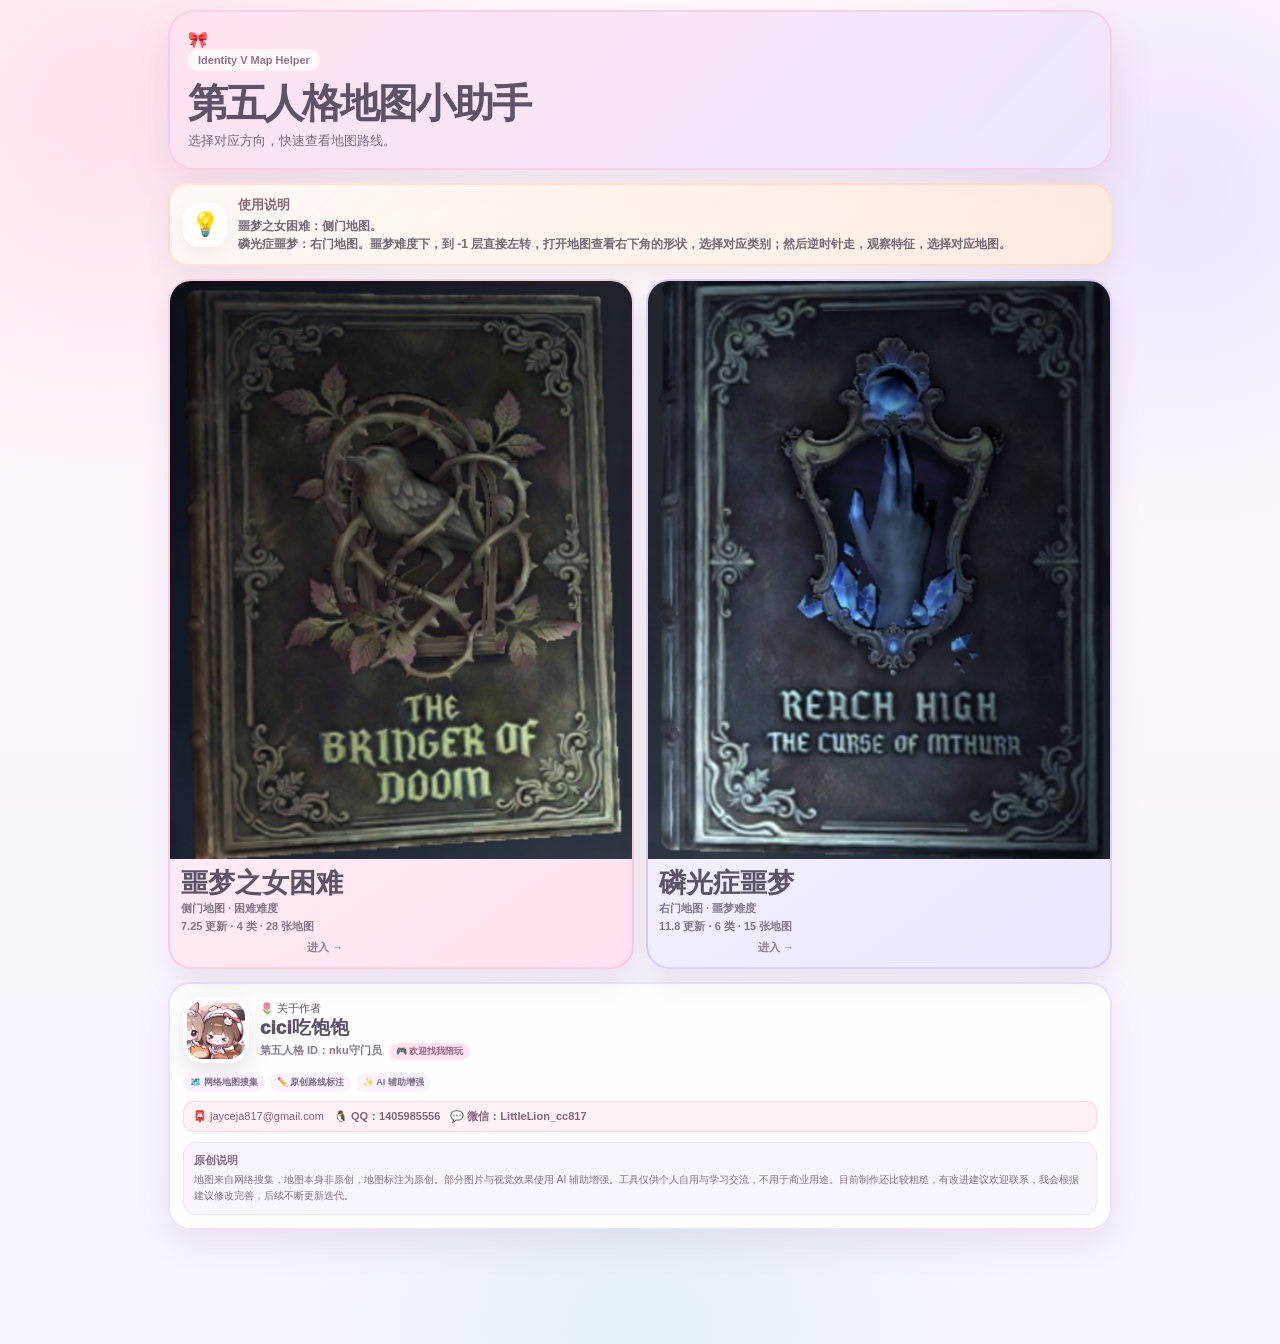
<file: index.html>
<!doctype html>
<html lang="zh-CN">
<head>
  <meta charset="utf-8" />
  <meta name="viewport" content="width=device-width, initial-scale=1, viewport-fit=cover" />
  <meta name="theme-color" content="#fff1f7">
  <meta name="apple-mobile-web-app-capable" content="yes" />
  <meta name="apple-mobile-web-app-status-bar-style" content="black-translucent" />
  <meta name="apple-mobile-web-app-title" content="地图助手" />
  <title>第五人格地图小助手</title>

  <link rel="manifest" href="./manifest.json" />
  <link rel="apple-touch-icon" href="./assets/icons/icon-192.png" />
  <link rel="icon" href="./assets/icons/icon-192.png" />
  <link rel="stylesheet" href="./style.css?v=series-cover-layout-2" />
</head>
<body>
  <div id="app" class="app-shell">
    <header id="topbar" class="topbar hidden">
      <button id="backBtn" class="icon-btn hidden" aria-label="返回">←</button>
      <div>
        <h1 id="pageTitle">游戏地图助手</h1>
        <p id="pageSubtitle">选择方向后查看对应地图</p>
      </div>
      <button id="refreshBtn" class="icon-btn" aria-label="重新加载地图" title="重新加载地图">↻</button>
    </header>

    <main id="main" class="main"></main>
    <footer class="app-footer hidden">
      <span id="syncStatus" role="status" aria-live="polite"></span>
      <button id="footerRefresh" class="text-btn">重新加载</button>
    </footer>
  </div>

  <div id="viewer" class="viewer hidden" role="dialog" aria-modal="true">
    <div class="viewer-toolbar">
      <button id="viewerClose" class="viewer-btn">关闭</button>
      <div id="viewerTitle" class="viewer-title"></div>
      <button id="viewerReset" class="viewer-btn">适应</button>
    </div>
    <div id="viewerStage" class="viewer-stage">
      <img id="viewerImg" alt="详细地图" class="hidden" draggable="false" />
      <div id="viewerMessage" class="viewer-message hidden" role="status"></div>
    </div>
    <div class="viewer-bottom">
      <div class="zoom-controls">
        <button id="zoomOut" class="viewer-btn" aria-label="缩小">−</button>
        <output id="zoomLabel" aria-label="缩放比例">100%</output>
        <button id="zoomIn" class="viewer-btn" aria-label="放大">＋</button>
      </div>
      <span class="viewer-hint">滚轮 / 双指缩放 · 拖动查看 · 双击放大</span>
    </div>
  </div>

  <script src="./catalog.js"></script>
  <script src="./app.js?v=series-layout-v1"></script>
</body>
</html>
</file>
<file: style.css>
:root {
  --bg: #0f172a;
  --panel: rgba(255, 255, 255, 0.08);
  --panel-strong: rgba(255, 255, 255, 0.14);
  --text: #f8fafc;
  --muted: #cbd5e1;
  --line: rgba(255, 255, 255, 0.14);
  --accent: #38bdf8;
  --accent-2: #818cf8;
  --danger: #fb7185;
  --shadow: 0 18px 50px rgba(0, 0, 0, 0.35);
  --radius: 22px;
}

* {
  box-sizing: border-box;
  -webkit-tap-highlight-color: transparent;
}

html,
body {
  margin: 0;
  min-height: 100%;
  font-family: -apple-system, BlinkMacSystemFont, "Segoe UI", "Microsoft YaHei", "PingFang SC", sans-serif;
  background:
    radial-gradient(circle at top left, rgba(56, 189, 248, 0.18), transparent 34rem),
    radial-gradient(circle at bottom right, rgba(129, 140, 248, 0.18), transparent 32rem),
    var(--bg);
  color: var(--text);
}

body {
  min-height: 100vh;
  min-height: 100dvh;
  overflow-x: hidden;
}

button {
  font: inherit;
}

.app-shell {
  width: min(1120px, 100%);
  margin: 0 auto;
  padding: calc(16px + env(safe-area-inset-top)) 16px calc(26px + env(safe-area-inset-bottom));
}

.topbar {
  position: sticky;
  top: 0;
  z-index: 20;
  display: grid;
  grid-template-columns: auto 1fr auto;
  gap: 12px;
  align-items: center;
  padding: 12px 0 16px;
  backdrop-filter: blur(14px);
}

h1 {
  margin: 0;
  font-size: clamp(24px, 5vw, 38px);
  line-height: 1.1;
  letter-spacing: -0.04em;
}

p {
  margin: 6px 0 0;
}

#pageSubtitle {
  color: var(--muted);
  font-size: 14px;
}

.hidden {
  display: none !important;
}

/* Keep loading fallbacks hidden after their image has loaded. */
[hidden] {
  display: none !important;
}

.icon-btn,
.install-btn,
.viewer-btn {
  border: 1px solid var(--line);
  background: var(--panel);
  color: var(--text);
  border-radius: 999px;
  min-width: 46px;
  height: 46px;
  padding: 0 16px;
  box-shadow: none;
}

.icon-btn {
  font-size: 24px;
  padding-bottom: 3px;
}

.install-btn {
  color: #03121f;
  border: none;
  background: linear-gradient(135deg, var(--accent), #a5b4fc);
  font-weight: 700;
}

.main {
  min-height: 60vh;
}

.home-grid {
  display: grid;
  grid-template-columns: repeat(2, minmax(0, 1fr));
  gap: 14px;
  margin-top: 22px;
}

.direction-card {
  position: relative;
  overflow: hidden;
  min-height: 160px;
  border: 1px solid var(--line);
  border-radius: var(--radius);
  background:
    linear-gradient(135deg, rgba(255, 255, 255, 0.15), rgba(255, 255, 255, 0.04)),
    var(--panel);
  color: var(--text);
  text-align: left;
  padding: 22px;
  box-shadow: var(--shadow);
  cursor: pointer;
}

.direction-card::after {
  content: "";
  position: absolute;
  right: -45px;
  bottom: -55px;
  width: 150px;
  height: 150px;
  border-radius: 50%;
  background: rgba(56, 189, 248, 0.13);
}

.direction-title {
  position: relative;
  z-index: 1;
  display: block;
  font-size: clamp(28px, 7vw, 46px);
  font-weight: 900;
  letter-spacing: -0.05em;
}

.direction-count {
  position: relative;
  z-index: 1;
  display: block;
  margin-top: 8px;
  color: var(--muted);
  font-size: 14px;
}

.tip-card {
  margin-top: 16px;
  padding: 14px 16px;
  border: 1px dashed var(--line);
  border-radius: 18px;
  background: rgba(255,255,255,0.05);
  color: var(--muted);
  font-size: 14px;
  line-height: 1.65;
}

.map-grid {
  display: grid;
  grid-template-columns: repeat(auto-fill, minmax(156px, 1fr));
  gap: 14px;
  padding-top: 8px;
}

.map-card {
  overflow: hidden;
  border: 1px solid var(--line);
  border-radius: 18px;
  background: var(--panel);
  color: var(--text);
  box-shadow: 0 12px 34px rgba(0, 0, 0, 0.22);
  cursor: pointer;
}

.thumb-wrap {
  width: 100%;
  aspect-ratio: 4 / 3;
  background: rgba(15, 23, 42, 0.75);
  display: grid;
  place-items: center;
  overflow: hidden;
}

.thumb-wrap img {
  width: 100%;
  height: 100%;
  object-fit: cover;
}

.map-name {
  padding: 10px 12px 12px;
  font-size: 15px;
  font-weight: 700;
  white-space: nowrap;
  overflow: hidden;
  text-overflow: ellipsis;
}

.missing-img {
  width: 100%;
  height: 100%;
  display: grid;
  place-items: center;
  padding: 12px;
  color: var(--muted);
  font-size: 13px;
  text-align: center;
}

.viewer {
  position: fixed;
  inset: 0;
  z-index: 100;
  background: rgba(2, 6, 23, 0.96);
  display: flex;
  flex-direction: column;
  padding-top: env(safe-area-inset-top);
  padding-bottom: env(safe-area-inset-bottom);
}

.viewer-toolbar {
  height: 58px;
  flex: 0 0 auto;
  display: grid;
  grid-template-columns: auto 1fr auto;
  gap: 10px;
  align-items: center;
  padding: 8px 12px;
  border-bottom: 1px solid var(--line);
}

.viewer-title {
  min-width: 0;
  text-align: center;
  font-weight: 800;
  white-space: nowrap;
  overflow: hidden;
  text-overflow: ellipsis;
}

.viewer-stage {
  position: relative;
  flex: 1 1 auto;
  overflow: auto;
  display: grid;
  place-items: center;
  touch-action: pan-x pan-y;
}

.viewer-stage img {
  max-width: 100%;
  max-height: 100%;
  object-fit: contain;
  user-select: none;
  -webkit-user-drag: none;
}

.viewer-stage.zoomed {
  display: block;
  padding: 18px;
}

.viewer-stage.zoomed img {
  max-width: none;
  max-height: none;
  width: auto;
  height: auto;
}

@media (max-width: 640px) {
  .app-shell {
    padding-left: 12px;
    padding-right: 12px;
  }

  .home-grid {
    grid-template-columns: 1fr 1fr;
    gap: 12px;
  }

  .direction-card {
    min-height: 128px;
    padding: 18px;
  }

  .map-grid {
    grid-template-columns: repeat(2, minmax(0, 1fr));
    gap: 12px;
  }

  .map-name {
    font-size: 14px;
  }
}

@media (max-width: 380px) {
  .home-grid {
    grid-template-columns: 1fr;
  }

  .map-grid {
    grid-template-columns: 1fr;
  }
}


/* ===== Homepage beautify by beautify_homepage_v1.py ===== */

.home-info-card {
  margin-top: 18px;
  border: 1px solid rgba(148, 163, 184, 0.24);
  border-radius: 24px;
  background:
    linear-gradient(135deg, rgba(15, 23, 42, 0.92), rgba(30, 41, 59, 0.78)),
    rgba(255, 255, 255, 0.06);
  box-shadow: 0 18px 45px rgba(0, 0, 0, 0.26);
  padding: 20px;
  overflow: hidden;
}

.home-info-title {
  display: inline-flex;
  align-items: center;
  min-height: 34px;
  padding: 5px 14px;
  border-radius: 999px;
  background: linear-gradient(135deg, rgba(56, 189, 248, 0.22), rgba(129, 140, 248, 0.18));
  border: 1px solid rgba(125, 211, 252, 0.32);
  color: #e0f2fe;
  font-weight: 900;
  font-size: 16px;
  letter-spacing: 0.02em;
}

.home-info-text {
  margin-top: 14px;
  color: #e5e7eb;
  font-size: 15px;
  line-height: 1.75;
}

.home-meta-grid {
  display: grid;
  grid-template-columns: repeat(3, minmax(0, 1fr));
  gap: 12px;
  margin-top: 16px;
}

.home-meta-grid > div {
  min-height: 72px;
  border: 1px solid rgba(148, 163, 184, 0.20);
  border-radius: 18px;
  padding: 12px 14px;
  background: rgba(15, 23, 42, 0.58);
}

.home-meta-grid span {
  display: block;
  color: #94a3b8;
  font-size: 12px;
  margin-bottom: 7px;
}

.home-meta-grid strong {
  display: block;
  color: #ffffff;
  font-size: 16px;
  line-height: 1.35;
  word-break: break-all;
}

.home-notice {
  margin-top: 14px;
  border-left: 4px solid #fbbf24;
  border-radius: 14px;
  background: rgba(251, 191, 36, 0.10);
  padding: 12px 14px;
  color: #fde68a;
  font-size: 13px;
  line-height: 1.75;
}

.direction-card {
  transition: transform 0.16s ease, border-color 0.16s ease, background 0.16s ease;
}

.direction-card:active {
  transform: scale(0.98);
}

.direction-card:hover {
  border-color: rgba(125, 211, 252, 0.55);
  background:
    linear-gradient(135deg, rgba(56, 189, 248, 0.20), rgba(129, 140, 248, 0.10)),
    var(--panel);
}

@media (max-width: 720px) {
  .home-meta-grid {
    grid-template-columns: 1fr;
  }

  .home-info-card {
    padding: 16px;
    border-radius: 20px;
  }

  .home-info-text {
    font-size: 14px;
  }

  .home-notice {
    font-size: 12px;
  }
}


/* ===== UI beautify v2 ===== */
:root {
  --cyan: #38bdf8;
  --violet: #a78bfa;
  --emerald: #34d399;
  --amber: #fbbf24;
}

body::before {
  content: "";
  position: fixed;
  inset: 0;
  pointer-events: none;
  background:
    linear-gradient(rgba(255,255,255,0.025) 1px, transparent 1px),
    linear-gradient(90deg, rgba(255,255,255,0.025) 1px, transparent 1px);
  background-size: 28px 28px;
  mask-image: radial-gradient(circle at top, rgba(0,0,0,0.55), transparent 72%);
}

.topbar {
  border-bottom: 1px solid rgba(148, 163, 184, 0.12);
}

#pageTitle {
  text-shadow: 0 8px 28px rgba(56, 189, 248, 0.18);
}

.hero-card {
  position: relative;
  overflow: hidden;
  border: 1px solid rgba(148, 163, 184, 0.24);
  border-radius: 28px;
  padding: 24px;
  margin-top: 8px;
  background:
    radial-gradient(circle at top right, rgba(56,189,248,0.20), transparent 28rem),
    radial-gradient(circle at bottom left, rgba(167,139,250,0.16), transparent 24rem),
    linear-gradient(135deg, rgba(15,23,42,0.96), rgba(30,41,59,0.82));
  box-shadow: 0 24px 70px rgba(0,0,0,0.34);
}

.hero-card::after {
  content: "🗺️";
  position: absolute;
  right: 24px;
  bottom: -18px;
  font-size: 116px;
  opacity: 0.08;
  transform: rotate(-10deg);
}

.hero-kicker {
  display: inline-flex;
  align-items: center;
  padding: 6px 12px;
  border-radius: 999px;
  background: rgba(56,189,248,0.12);
  border: 1px solid rgba(56,189,248,0.30);
  color: #bae6fd;
  font-size: 13px;
  font-weight: 800;
  letter-spacing: 0.04em;
}

.hero-title-row {
  position: relative;
  z-index: 1;
  display: grid;
  grid-template-columns: 1fr auto;
  gap: 18px;
  align-items: center;
  margin-top: 14px;
}

.hero-title-row h2 {
  margin: 0;
  font-size: clamp(28px, 6vw, 46px);
  line-height: 1.05;
  letter-spacing: -0.05em;
}

.hero-title-row p {
  margin-top: 10px;
  max-width: 720px;
  color: #cbd5e1;
  line-height: 1.7;
  font-size: 15px;
}

.hero-badge {
  display: grid;
  place-items: center;
  width: 84px;
  height: 84px;
  border-radius: 26px;
  color: #07111f;
  background: linear-gradient(135deg, #67e8f9, #c4b5fd);
  font-weight: 1000;
  box-shadow: 0 14px 34px rgba(56,189,248,0.24);
  transform: rotate(3deg);
}

.hero-tags {
  position: relative;
  z-index: 1;
  display: flex;
  flex-wrap: wrap;
  gap: 10px;
  margin-top: 18px;
}

.hero-tags span {
  border: 1px solid rgba(148, 163, 184, 0.22);
  border-radius: 999px;
  padding: 8px 12px;
  color: #e5e7eb;
  background: rgba(15,23,42,0.56);
  font-size: 13px;
  font-weight: 700;
}

.home-grid-polished {
  margin-top: 18px;
}

.direction-card-v2 {
  min-height: 190px;
  display: flex;
  flex-direction: column;
  gap: 8px;
  padding: 22px;
}

.direction-card-v2::after {
  opacity: 0.8;
}

.direction-emoji {
  width: 52px;
  height: 52px;
  display: grid;
  place-items: center;
  border-radius: 18px;
  background: rgba(255,255,255,0.12);
  border: 1px solid rgba(255,255,255,0.14);
  font-size: 28px;
  margin-bottom: 8px;
}

.direction-desc {
  position: relative;
  z-index: 1;
  color: #cbd5e1;
  font-weight: 700;
  font-size: 14px;
}

.direction-go {
  position: relative;
  z-index: 1;
  margin-top: auto;
  width: fit-content;
  border-radius: 999px;
  padding: 7px 11px;
  color: #07111f;
  background: rgba(226,232,240,0.92);
  font-size: 13px;
  font-weight: 900;
}

.dir-cyan { box-shadow: 0 18px 44px rgba(56,189,248,0.12); }
.dir-violet { box-shadow: 0 18px 44px rgba(167,139,250,0.12); }
.dir-emerald { box-shadow: 0 18px 44px rgba(52,211,153,0.12); }
.dir-amber { box-shadow: 0 18px 44px rgba(251,191,36,0.12); }

.dir-cyan .direction-emoji { background: rgba(56,189,248,0.18); }
.dir-violet .direction-emoji { background: rgba(167,139,250,0.18); }
.dir-emerald .direction-emoji { background: rgba(52,211,153,0.18); }
.dir-amber .direction-emoji { background: rgba(251,191,36,0.18); }

.home-info-card-v2 {
  margin-bottom: 24px;
}

.section-title {
  display: inline-flex;
  align-items: center;
  min-height: 34px;
  padding: 6px 14px;
  border-radius: 999px;
  background: rgba(251,191,36,0.12);
  border: 1px solid rgba(251,191,36,0.26);
  color: #fde68a;
  font-weight: 1000;
}

.home-meta-grid-v2 > div {
  transition: transform 0.16s ease, border-color 0.16s ease;
}

.home-meta-grid-v2 > div:hover {
  transform: translateY(-2px);
  border-color: rgba(125,211,252,0.38);
}

.home-notice-v2 strong {
  color: #ffffff;
}

.category-summary {
  display: grid;
  grid-template-columns: 1fr auto;
  gap: 14px;
  align-items: center;
  margin: 4px 0 16px;
  padding: 18px;
  border: 1px solid rgba(148,163,184,0.24);
  border-radius: 24px;
  background: linear-gradient(135deg, rgba(15,23,42,0.88), rgba(30,41,59,0.72));
  box-shadow: 0 18px 48px rgba(0,0,0,0.24);
}

.category-main {
  display: flex;
  align-items: center;
  gap: 14px;
  min-width: 0;
}

.category-icon {
  flex: 0 0 auto;
  width: 58px;
  height: 58px;
  display: grid;
  place-items: center;
  border-radius: 20px;
  background: rgba(255,255,255,0.10);
  border: 1px solid rgba(255,255,255,0.14);
  font-size: 30px;
}

.category-title {
  font-size: 26px;
  font-weight: 1000;
  letter-spacing: -0.04em;
}

.category-subtitle {
  margin-top: 4px;
  color: #cbd5e1;
  font-size: 14px;
}

.category-hint {
  justify-self: end;
  border-radius: 999px;
  padding: 9px 13px;
  background: rgba(15,23,42,0.62);
  border: 1px solid rgba(148,163,184,0.22);
  color: #e5e7eb;
  font-size: 13px;
  font-weight: 800;
  white-space: nowrap;
}

.category-cyan .category-icon { background: rgba(56,189,248,0.16); }
.category-violet .category-icon { background: rgba(167,139,250,0.16); }
.category-emerald .category-icon { background: rgba(52,211,153,0.16); }
.category-amber .category-icon { background: rgba(251,191,36,0.16); }

.map-grid-v2 {
  grid-template-columns: repeat(auto-fill, minmax(188px, 1fr));
}

.map-card-v2 {
  border-radius: 22px;
  background:
    linear-gradient(135deg, rgba(255,255,255,0.10), rgba(255,255,255,0.04)),
    rgba(15,23,42,0.70);
  transition: transform 0.16s ease, border-color 0.16s ease, box-shadow 0.16s ease;
}

.map-card-v2:hover {
  transform: translateY(-3px);
  border-color: rgba(125,211,252,0.45);
  box-shadow: 0 18px 46px rgba(0,0,0,0.28);
}

.map-card-v2:active {
  transform: scale(0.98);
}

.thumb-wrap-v2 {
  border-bottom: 1px solid rgba(148,163,184,0.16);
}

.map-name-v2 {
  display: flex;
  align-items: center;
  gap: 8px;
  padding: 11px 12px 5px;
}

.map-index {
  flex: 0 0 auto;
  min-width: 34px;
  height: 26px;
  display: inline-grid;
  place-items: center;
  border-radius: 999px;
  background: rgba(56,189,248,0.16);
  border: 1px solid rgba(56,189,248,0.28);
  color: #bae6fd;
  font-size: 12px;
  font-weight: 1000;
}

.map-title-text {
  min-width: 0;
  overflow: hidden;
  text-overflow: ellipsis;
}

.map-foot {
  display: flex;
  justify-content: space-between;
  gap: 8px;
  padding: 0 12px 12px;
  color: #94a3b8;
  font-size: 12px;
  font-weight: 800;
}

.viewer-toolbar {
  background: rgba(15,23,42,0.92);
  backdrop-filter: blur(14px);
}

.viewer-title {
  color: #ffffff;
}

@media (max-width: 760px) {
  .hero-card {
    padding: 18px;
    border-radius: 22px;
  }

  .hero-title-row {
    grid-template-columns: 1fr;
  }

  .hero-badge {
    width: auto;
    height: auto;
    justify-self: start;
    padding: 8px 14px;
    border-radius: 999px;
    transform: none;
  }

  .home-grid {
    grid-template-columns: 1fr 1fr;
  }

  .direction-card-v2 {
    min-height: 162px;
    padding: 16px;
  }

  .direction-emoji {
    width: 44px;
    height: 44px;
    font-size: 24px;
  }

  .category-summary {
    grid-template-columns: 1fr;
  }

  .category-hint {
    justify-self: stretch;
    white-space: normal;
    line-height: 1.5;
  }

  .map-grid-v2 {
    grid-template-columns: repeat(2, minmax(0, 1fr));
  }
}

@media (max-width: 420px) {
  .home-grid {
    grid-template-columns: 1fr;
  }

  .map-grid-v2 {
    grid-template-columns: 1fr;
  }

  .hero-title-row h2 {
    font-size: 30px;
  }
}


/* ===== Battle Compact UI v3 ===== */

.app-shell {
  width: min(960px, 100%);
  padding: calc(8px + env(safe-area-inset-top)) 8px calc(8px + env(safe-area-inset-bottom));
}

.topbar {
  padding: 5px 0 7px;
  gap: 8px;
}

#pageTitle {
  font-size: clamp(20px, 5vw, 30px);
  line-height: 1.05;
}

#pageSubtitle {
  margin-top: 2px;
  font-size: 12px;
}

.icon-btn, .install-btn, .viewer-btn {
  min-width: 38px;
  height: 38px;
  padding: 0 12px;
}

.main {
  min-height: auto;
}

.battle-home {
  display: grid;
  gap: 9px;
}

.battle-title {
  border: 1px solid rgba(148, 163, 184, 0.22);
  border-radius: 18px;
  padding: 11px 13px;
  background:
    radial-gradient(circle at top right, rgba(56,189,248,0.18), transparent 18rem),
    linear-gradient(135deg, rgba(15,23,42,0.94), rgba(30,41,59,0.76));
  box-shadow: 0 14px 34px rgba(0,0,0,0.22);
}

.battle-title-main {
  font-size: clamp(22px, 6vw, 34px);
  font-weight: 1000;
  letter-spacing: -0.05em;
}

.battle-title-sub {
  margin-top: 4px;
  color: #cbd5e1;
  font-size: 13px;
  font-weight: 800;
}

.battle-dir-grid {
  display: grid;
  grid-template-columns: repeat(2, minmax(0, 1fr));
  gap: 9px;
}

.battle-dir-btn {
  min-height: clamp(112px, 22vh, 166px);
  border: 1px solid rgba(148, 163, 184, 0.22);
  border-radius: 22px;
  color: #fff;
  text-align: left;
  padding: 13px;
  background:
    linear-gradient(135deg, rgba(255,255,255,0.14), rgba(255,255,255,0.04)),
    rgba(15,23,42,0.78);
  box-shadow: 0 14px 32px rgba(0,0,0,0.22);
}

.battle-dir-btn:active {
  transform: scale(0.98);
}

.battle-dir-emoji {
  display: grid;
  place-items: center;
  width: 40px;
  height: 40px;
  border-radius: 15px;
  background: rgba(255,255,255,0.13);
  font-size: 23px;
}

.battle-dir-name {
  display: block;
  margin-top: 8px;
  font-size: clamp(30px, 9vw, 46px);
  font-weight: 1000;
  letter-spacing: -0.06em;
  line-height: 1;
}

.battle-dir-count {
  display: inline-flex;
  margin-top: 7px;
  padding: 5px 9px;
  border-radius: 999px;
  background: rgba(226,232,240,0.92);
  color: #07111f;
  font-size: 12px;
  font-weight: 1000;
}

.battle-info {
  border: 1px solid rgba(251,191,36,0.22);
  border-radius: 15px;
  padding: 8px 10px;
  background: rgba(251,191,36,0.08);
  color: #fde68a;
  font-size: 11px;
  line-height: 1.5;
}

.battle-category {
  display: grid;
  gap: 8px;
}

.battle-cat-head {
  display: grid;
  grid-template-columns: 1fr auto;
  grid-template-areas:
    "title count"
    "rule count";
  align-items: center;
  gap: 2px 10px;
  border: 1px solid rgba(148, 163, 184, 0.22);
  border-radius: 17px;
  padding: 9px 11px;
  background: linear-gradient(135deg, rgba(15,23,42,0.88), rgba(30,41,59,0.72));
}

.battle-cat-title {
  grid-area: title;
  font-size: 22px;
  font-weight: 1000;
  line-height: 1.05;
}

.battle-cat-rule {
  grid-area: rule;
  color: #cbd5e1;
  font-size: 12px;
  font-weight: 800;
}

.battle-cat-count {
  grid-area: count;
  border-radius: 999px;
  padding: 6px 10px;
  background: rgba(226,232,240,0.92);
  color: #07111f;
  font-size: 12px;
  font-weight: 1000;
}

.battle-map-grid {
  display: grid;
  grid-template-columns: repeat(2, minmax(0, 1fr));
  gap: 7px;
}

.battle-map-card {
  overflow: hidden;
  border: 1px solid rgba(148, 163, 184, 0.20);
  border-radius: 15px;
  background: rgba(15,23,42,0.72);
  color: #fff;
  padding: 0;
  box-shadow: 0 9px 22px rgba(0,0,0,0.18);
}

.battle-map-card:active {
  transform: scale(0.985);
}

.battle-thumb {
  width: 100%;
  aspect-ratio: 18 / 9;
  background: rgba(15, 23, 42, 0.75);
  overflow: hidden;
}

.battle-thumb img {
  width: 100%;
  height: 100%;
  object-fit: cover;
}

.battle-map-name {
  display: flex;
  align-items: center;
  gap: 6px;
  padding: 6px 7px 7px;
  font-size: 12px;
  font-weight: 1000;
  white-space: nowrap;
  overflow: hidden;
}

.battle-map-no {
  flex: 0 0 auto;
  min-width: 27px;
  height: 21px;
  display: inline-grid;
  place-items: center;
  border-radius: 999px;
  background: rgba(56,189,248,0.16);
  border: 1px solid rgba(56,189,248,0.28);
  color: #bae6fd;
  font-size: 11px;
}

.battle-map-title {
  min-width: 0;
  overflow: hidden;
  text-overflow: ellipsis;
}

/* 隐藏旧版冗余大卡片 */
.hero-card,
.home-info-card-v2,
.category-summary,
.map-grid-v2 {
  display: none !important;
}

@media (min-width: 760px) {
  .battle-dir-grid {
    grid-template-columns: repeat(4, minmax(0, 1fr));
  }
  .battle-map-grid {
    grid-template-columns: repeat(auto-fit, minmax(145px, 1fr));
  }
}

@media (max-height: 680px) {
  .topbar {
    padding-top: 3px;
    padding-bottom: 4px;
  }
  .battle-title {
    padding: 8px 11px;
  }
  .battle-title-main {
    font-size: 22px;
  }
  .battle-dir-btn {
    min-height: 104px;
  }
  .battle-info {
    display: none;
  }
  .battle-cat-head {
    padding: 7px 10px;
  }
  .battle-thumb {
    aspect-ratio: 20 / 9;
  }
}

@media (max-width: 390px) {
  .app-shell {
    padding-left: 7px;
    padding-right: 7px;
  }
  .battle-dir-grid,
  .battle-map-grid {
    gap: 6px;
  }
  .battle-dir-name {
    font-size: 30px;
  }
  .battle-map-name {
    font-size: 11px;
  }
}


/* ===== Square thumbnails v1 ===== */

/* 索引页：缩略图统一正方形 */
.battle-thumb,
.compact-thumb,
.thumb-wrap-v2,
.thumb-wrap {
  aspect-ratio: 1 / 1 !important;
  width: 100%;
  border-radius: 12px 12px 0 0;
  background:
    radial-gradient(circle at center, rgba(56,189,248,0.08), transparent 70%),
    rgba(15, 23, 42, 0.72);
}

/* 图片保持比例，自适应放进正方形，不拉伸 */
.battle-thumb img,
.compact-thumb img,
.thumb-wrap-v2 img,
.thumb-wrap img {
  width: 100% !important;
  height: 100% !important;
  object-fit: contain !important;
  object-position: center center !important;
  background: rgba(15, 23, 42, 0.38);
}

/* 索引页卡片更像方形图标 */
.battle-map-card,
.compact-map-card,
.map-card-v2,
.map-card {
  border-radius: 14px !important;
}

/* 手机端默认 3 列，尽量一屏看完整 */
.battle-map-grid,
.compact-map-grid {
  grid-template-columns: repeat(3, minmax(0, 1fr)) !important;
  gap: 7px !important;
}

/* 名字压缩，避免卡片被文字撑高 */
.battle-map-name,
.compact-map-name,
.map-name-v2,
.map-name {
  min-height: 34px;
  padding: 5px 6px 6px !important;
  font-size: 11px !important;
  line-height: 1.15 !important;
}

.battle-map-no,
.compact-map-index,
.map-index {
  min-width: 24px !important;
  height: 19px !important;
  font-size: 10px !important;
}

.battle-map-title,
.map-title-text {
  overflow: hidden;
  text-overflow: ellipsis;
  white-space: nowrap;
}

/* 大屏幕可以显示更多列 */
@media (min-width: 700px) {
  .battle-map-grid,
  .compact-map-grid {
    grid-template-columns: repeat(auto-fit, minmax(118px, 1fr)) !important;
  }
}

/* 特别小的手机仍保持 3 列，但进一步收紧间距 */
@media (max-width: 390px) {
  .battle-map-grid,
  .compact-map-grid {
    gap: 5px !important;
  }

  .battle-map-name,
  .compact-map-name,
  .map-name-v2,
  .map-name {
    font-size: 10px !important;
    min-height: 31px;
  }
}


/* ===== Cute UI v4 ===== */
:root {
  --cute-ink:#5d5368; --cute-muted:#8e8398;
  --cute-pink:#ffe2ef; --cute-purple:#ece6ff;
  --cute-mint:#dff8ef; --cute-peach:#ffeadc;
}
body {
  color:var(--cute-ink) !important;
  background:
    radial-gradient(circle at 8% 8%,rgba(255,159,199,.25),transparent 24rem),
    radial-gradient(circle at 92% 14%,rgba(184,160,255,.22),transparent 22rem),
    radial-gradient(circle at 50% 100%,rgba(141,223,200,.19),transparent 25rem),
    linear-gradient(180deg,#fff8fb,#f8f5ff) !important;
}
.topbar { background:rgba(255,250,253,.76)!important; border-bottom:1px solid rgba(194,173,207,.28)!important; backdrop-filter:blur(16px); }
#pageTitle{color:#5d5368!important;text-shadow:none!important}.icon-btn,.install-btn{color:#6e6379!important;background:#fff!important;border-color:rgba(185,165,201,.35)!important}
.cute-home,.cute-category{display:grid;gap:13px}
.cute-hero{padding:18px;border:2px solid rgba(255,159,199,.32);border-radius:26px;background:linear-gradient(135deg,rgba(255,226,239,.97),rgba(236,230,255,.93));box-shadow:0 18px 42px rgba(108,80,112,.13)}
.cute-kicker{display:inline-flex;padding:5px 10px;border-radius:999px;background:rgba(255,255,255,.72);color:#98748c;font-size:11px;font-weight:900}
.cute-hero h2{margin:11px 0 0;font-size:clamp(25px,6vw,40px);line-height:1.08;letter-spacing:-.05em}.cute-hero p{margin:7px 0 0;color:#786e82;font-size:13px}.cute-tips{display:flex;flex-wrap:wrap;gap:6px;margin-top:11px}.cute-tips span{padding:5px 8px;border-radius:999px;background:rgba(255,255,255,.72);font-size:10px;font-weight:800}
.cute-dir-grid{display:grid;grid-template-columns:repeat(2,minmax(0,1fr));gap:9px}.cute-dir-card{position:relative;min-height:128px;padding:12px;border:2px solid transparent;border-radius:23px;color:#5d5368;text-align:left;box-shadow:0 13px 29px rgba(108,80,112,.11)}.cute-dir-card:active{transform:scale(.98)}
.cute-pink{background:linear-gradient(145deg,#fff8fb,var(--cute-pink))!important;border-color:rgba(255,159,199,.45)!important}.cute-purple{background:linear-gradient(145deg,#fcfaff,var(--cute-purple))!important;border-color:rgba(184,160,255,.45)!important}.cute-mint{background:linear-gradient(145deg,#f9fffd,var(--cute-mint))!important;border-color:rgba(141,223,200,.48)!important}.cute-peach{background:linear-gradient(145deg,#fffaf6,var(--cute-peach))!important;border-color:rgba(255,189,143,.5)!important}
.cute-dir-icon{display:grid;place-items:center;width:38px;height:38px;border-radius:14px;background:rgba(255,255,255,.76);font-size:21px}.cute-dir-name{display:block;margin-top:8px;font-size:30px;font-weight:1000;line-height:1}.cute-dir-count{display:inline-flex;margin-top:7px;padding:4px 8px;border-radius:999px;background:rgba(255,255,255,.72);font-size:10px;font-weight:900}.cute-dir-go{position:absolute;right:10px;bottom:9px;font-size:10px;font-weight:900;color:#8d8097}
.cute-author{display:grid;grid-template-columns:82px 1fr;gap:12px;padding:14px;border:2px solid rgba(184,160,255,.3);border-radius:24px;background:rgba(255,255,255,.84);box-shadow:0 15px 36px rgba(104,79,112,.1)}.cute-avatar-box,.cute-avatar,.cute-avatar-fallback{width:82px;height:82px}.cute-avatar,.cute-avatar-fallback{border:4px solid #fff;border-radius:25px;box-shadow:0 9px 22px rgba(103,77,112,.15)}.cute-avatar{display:block;object-fit:cover}.cute-avatar-fallback{display:none;place-items:center;background:linear-gradient(145deg,#ffe2ef,#ece6ff);font-size:34px}.cute-author-label{font-size:11px;font-weight:900;color:#a16e8d}.cute-author-name{margin-top:2px;font-size:20px;font-weight:1000}.cute-author-id{margin-top:2px;font-size:11px;color:#85798d;font-weight:700}.cute-author-tags{display:flex;flex-wrap:wrap;gap:5px;margin-top:7px}.cute-author-tags span{padding:4px 7px;border-radius:999px;background:#faf3ff;font-size:9px;font-weight:800}.cute-mail{display:inline-flex;margin-top:7px;color:#a46184;font-size:10px;font-weight:900;text-decoration:none;word-break:break-all}.cute-note{grid-column:1/-1;border-top:1px dashed rgba(166,137,177,.28);padding-top:9px}.cute-note strong{font-size:10px;color:#8f6782}.cute-note p{margin:3px 0 0;font-size:9px;line-height:1.55;color:#887d90}
.cute-cat-head{display:grid;grid-template-columns:46px 1fr;gap:9px;align-items:center;padding:10px;border:2px solid rgba(255,159,199,.28);border-radius:21px;box-shadow:0 12px 26px rgba(105,80,112,.1)}.cute-cat-icon{display:grid;place-items:center;width:46px;height:46px;border-radius:16px;background:rgba(255,255,255,.73);font-size:25px}.cute-cat-title{font-size:22px;font-weight:1000}.cute-cat-sub{margin-top:2px;font-size:10px;color:#83778b}.cute-cat-legend{grid-column:1/-1;padding:5px 8px;border-radius:999px;background:rgba(255,255,255,.65);font-size:9px;font-weight:800;text-align:center}
.cute-map-grid{display:grid;grid-template-columns:repeat(3,minmax(0,1fr));gap:6px}.cute-map-card{overflow:hidden;padding:0;border:2px solid rgba(201,181,215,.27);border-radius:16px;color:#5d5368;background:rgba(255,255,255,.85);box-shadow:0 9px 21px rgba(104,79,112,.09)}.cute-map-card:active{transform:scale(.98)}.cute-thumb{width:100%;aspect-ratio:1/1;overflow:hidden;background:#fffafd}.cute-thumb img{width:100%;height:100%;object-fit:contain;object-position:center}.cute-map-info{display:grid;grid-template-columns:auto minmax(0,1fr) auto;gap:4px;align-items:center;padding:4px 5px 5px}.cute-map-no{min-width:21px;height:18px;display:inline-grid;place-items:center;border-radius:999px;background:#ffe9f2;color:#8e6b84;font-size:8px;font-weight:1000}.cute-map-title{overflow:hidden;text-overflow:ellipsis;white-space:nowrap;font-size:9px;font-weight:900}
.viewer{background:rgba(75,59,80,.88)!important}.viewer-toolbar{background:rgba(255,247,251,.94)!important}.viewer-title{color:#5d5368!important}.viewer-btn{color:#6e6379!important;background:#fff!important;border-color:rgba(185,165,201,.38)!important}
.battle-home,.battle-category,.compact-home,.compact-category,.hero-card,.home-info-card-v2,.category-summary,.map-grid-v2{display:none!important}
@media(min-width:760px){.cute-dir-grid{grid-template-columns:repeat(4,minmax(0,1fr))}.cute-map-grid{grid-template-columns:repeat(4,minmax(0,1fr))}}
@media(max-width:430px){.cute-hero{padding:14px;border-radius:22px}.cute-dir-card{min-height:118px;border-radius:20px;padding:10px}.cute-dir-name{font-size:27px}.cute-author{grid-template-columns:68px 1fr;padding:11px;gap:9px}.cute-avatar-box,.cute-avatar,.cute-avatar-fallback{width:68px;height:68px;border-radius:21px}.cute-author-name{font-size:17px}.cute-map-title{font-size:8px}}
@media(max-height:680px){.cute-hero p{display:none}.cute-dir-card{min-height:104px}.cute-note{display:none}}


/* ===== Cute UI v5 refinements ===== */

.topbar {
  position: relative !important;
}

#pageTitle,
#pageSubtitle {
  width: 100%;
  text-align: center !important;
}

.topbar > div,
.topbar .title-wrap,
.topbar .title-group,
.topbar .topbar-title {
  flex: 1 1 auto;
  text-align: center !important;
}

.cute-hero-v5 {
  text-align: center;
}

.cute-hero-v5 .cute-kicker {
  margin-left: auto;
  margin-right: auto;
}

.cute-hero-v5 h2 {
  max-width: 100% !important;
  text-align: center;
}

.cute-hero-v5 p {
  text-align: center;
}

.cute-paw-icon,
.cute-category-icon {
  font-family: "Apple Color Emoji", "Segoe UI Emoji", "Noto Color Emoji", sans-serif;
}

.cute-paw-icon {
  font-size: 24px !important;
  transform: rotate(-8deg);
}

.cute-dir-card:nth-child(even) .cute-paw-icon {
  transform: rotate(8deg);
}

.cute-usage-card {
  display: grid;
  grid-template-columns: 44px minmax(0, 1fr);
  gap: 11px;
  align-items: center;
  padding: 11px 13px;
  border: 2px solid rgba(255, 189, 143, 0.34);
  border-radius: 20px;
  background:
    linear-gradient(135deg, rgba(255, 250, 246, 0.96), rgba(255, 234, 220, 0.86));
  box-shadow: 0 12px 27px rgba(117, 87, 95, 0.09);
}

.cute-usage-icon {
  display: grid;
  place-items: center;
  width: 44px;
  height: 44px;
  border-radius: 15px;
  background: rgba(255, 255, 255, 0.76);
  font-size: 23px;
  box-shadow: 0 7px 18px rgba(112, 81, 92, 0.08);
}

.cute-usage-title {
  color: #876776;
  font-size: 13px;
  font-weight: 1000;
}

.cute-usage-text {
  margin-top: 3px;
  color: #756a78;
  font-size: 12px;
  font-weight: 700;
  line-height: 1.5;
}

.cute-map-title {
  font-size: 12px !important;
  line-height: 1.2;
}

.cute-map-info {
  min-height: 38px;
  padding: 6px 7px 7px !important;
}

.cute-map-no {
  min-width: 25px !important;
  height: 21px !important;
  font-size: 10px !important;
}

.cute-map-open {
  font-size: 13px !important;
}

.cute-category-legend,
.cute-tips {
  display: none !important;
}

.cute-category-head {
  grid-template-columns: 48px minmax(0, 1fr) !important;
}

.cute-category-icon {
  font-size: 24px !important;
  transform: rotate(-7deg);
}

@media (max-width: 430px) {
  .cute-map-title {
    font-size: 11px !important;
  }

  .cute-map-info {
    min-height: 36px;
    padding: 5px 6px 6px !important;
  }

  .cute-dir-name {
    font-size: 29px !important;
  }

  .cute-usage-card {
    grid-template-columns: 39px minmax(0, 1fr);
    padding: 9px 10px;
  }

  .cute-usage-icon {
    width: 39px;
    height: 39px;
    font-size: 21px;
  }
}


/* ===== Cute UI v7 mobile repair ===== */
html { -webkit-text-size-adjust: 100%; text-size-adjust: 100%; }
body { overflow-x: hidden; }

body.cute-home-view .topbar { display: none !important; }
body.cute-home-view .app-shell { padding-top: calc(10px + env(safe-area-inset-top)) !important; }

body.cute-category-view .topbar {
  position: relative !important;
  display: flex !important;
  align-items: center !important;
  justify-content: center !important;
  min-height: 54px;
  padding: 6px 52px 8px !important;
  box-sizing: border-box;
}

body.cute-category-view .topbar .icon-btn:first-child,
body.cute-category-view #backBtn,
body.cute-category-view .back-btn {
  position: absolute !important;
  left: 8px !important;
  top: 50% !important;
  transform: translateY(-50%) !important;
}

body.cute-category-view #pageTitle {
  width: 100% !important;
  margin: 0 !important;
  color: #5b5268 !important;
  font-size: 23px !important;
  line-height: 1.1 !important;
  text-align: center !important;
  white-space: nowrap;
}

body.cute-category-view #pageSubtitle { display: none !important; }
body.cute-category-view .topbar > div,
body.cute-category-view .title-wrap,
body.cute-category-view .title-group,
body.cute-category-view .topbar-title {
  width: 100% !important;
  min-width: 0 !important;
  text-align: center !important;
}

.cute-category-head-v7 {
  display: block !important;
  padding: 10px 12px !important;
  border-radius: 18px !important;
  text-align: center !important;
}

.cute-category-one-line {
  color: #6f6478;
  font-size: 14px;
  font-weight: 900;
  line-height: 1.35;
  white-space: nowrap;
}

.cute-category-icon,
.cute-category-copy,
.cute-category-title,
.cute-category-sub,
.cute-category-legend { display: none !important; }

.cute-author-card-v7 {
  display: block !important;
  width: 100% !important;
  box-sizing: border-box !important;
  margin: 0 0 18px !important;
  padding: 13px !important;
  overflow: hidden !important;
  border: 2px solid rgba(184, 160, 255, 0.30) !important;
  border-radius: 22px !important;
  background: rgba(255, 255, 255, 0.90) !important;
  box-shadow: 0 14px 34px rgba(106, 82, 115, 0.11) !important;
}

.cute-author-top {
  display: grid !important;
  grid-template-columns: 66px minmax(0, 1fr) !important;
  gap: 11px !important;
  align-items: center !important;
}

.cute-author-card-v7 .cute-avatar-wrap,
.cute-author-card-v7 .cute-avatar,
.cute-author-card-v7 .cute-avatar-fallback {
  width: 66px !important;
  height: 66px !important;
  box-sizing: border-box !important;
}

.cute-author-card-v7 .cute-avatar,
.cute-author-card-v7 .cute-avatar-fallback { border-radius: 20px !important; }
.cute-author-card-v7 .cute-author-main { min-width: 0 !important; }
.cute-author-card-v7 .cute-author-heading { font-size: 11px !important; line-height: 1.3 !important; }
.cute-author-card-v7 .cute-author-name { margin-top: 2px !important; font-size: 19px !important; line-height: 1.15 !important; }
.cute-author-card-v7 .cute-author-id { margin-top: 4px !important; font-size: 11px !important; line-height: 1.4 !important; }

.cute-author-tags-v7 {
  display: flex !important;
  flex-wrap: wrap !important;
  gap: 5px !important;
  margin-top: 10px !important;
}

.cute-author-tags-v7 span {
  padding: 4px 7px !important;
  border-radius: 999px !important;
  background: #faf3ff !important;
  color: #7c6d88 !important;
  font-size: 9px !important;
  line-height: 1.2 !important;
  white-space: nowrap !important;
}

.cute-contact-v7 {
  display: block !important;
  width: 100% !important;
  box-sizing: border-box !important;
  margin-top: 9px !important;
  padding: 7px 9px !important;
  border: 1px solid rgba(255, 159, 199, 0.34) !important;
  border-radius: 11px !important;
  background: rgba(255, 241, 247, 0.90) !important;
  color: #8d5f7a !important;
  font-size: 11px !important;
  line-height: 1.35 !important;
  text-decoration: none !important;
  overflow-wrap: anywhere !important;
  word-break: break-all !important;
}

.cute-original-note-v7 {
  display: block !important;
  margin-top: 10px !important;
  padding: 10px !important;
  border: 1px solid rgba(184, 160, 255, 0.22) !important;
  border-radius: 13px !important;
  background: rgba(248, 243, 255, 0.82) !important;
}

.cute-original-note-v7 strong { display: block !important; color: #806b88 !important; font-size: 11px !important; line-height: 1.3 !important; }
.cute-original-note-v7 p {
  display: block !important;
  margin: 5px 0 0 !important;
  color: #7e7385 !important;
  font-size: 10px !important;
  line-height: 1.6 !important;
  text-align: left !important;
  overflow-wrap: anywhere !important;
}

.app-shell { padding-bottom: calc(96px + env(safe-area-inset-bottom)) !important; }

@media (max-width: 430px) {
  .cute-category-one-line { font-size: 13px !important; }
  .cute-author-card-v7 { padding: 11px !important; border-radius: 19px !important; }
  .cute-author-top { grid-template-columns: 58px minmax(0, 1fr) !important; gap: 9px !important; }
  .cute-author-card-v7 .cute-avatar-wrap,
  .cute-author-card-v7 .cute-avatar,
  .cute-author-card-v7 .cute-avatar-fallback { width: 58px !important; height: 58px !important; }
  .cute-author-card-v7 .cute-author-name { font-size: 17px !important; }
  .cute-author-tags-v7 { gap: 4px !important; }
  .cute-author-tags-v7 span { padding: 3px 6px !important; font-size: 8px !important; }
}


/* ===== Companion and QQ contact v8 ===== */

.cute-author-id {
  display: flex;
  flex-wrap: wrap;
  align-items: center;
  gap: 4px 7px;
}

.cute-play-note {
  display: inline-flex;
  align-items: center;
  padding: 3px 7px;
  border-radius: 999px;
  background: rgba(255, 225, 238, 0.88);
  color: #9a617f;
  font-size: 9px;
  font-weight: 900;
  line-height: 1.2;
  white-space: nowrap;
}

.cute-contact-v7,
.cute-contact {
  display: flex !important;
  flex-wrap: wrap;
  align-items: center;
  gap: 5px 10px;
}

.cute-email-text,
.cute-qq-text,
.cute-wechat-text {
  min-width: 0;
  overflow-wrap: anywhere;
}

.viewer-stage { display: block; touch-action: none; cursor: grab; }
.viewer-stage.dragging { cursor: grabbing; }
.viewer-stage img { position: absolute; top: 50%; left: 50%; max-width: none; max-height: none; transform-origin: center; }
.viewer-message { position: absolute; inset: 0; display: grid; align-content: center; justify-items: center; gap: 15px; padding: 28px; color: #f5e9f5; font-size: 14px; line-height: 1.8; text-align: center; white-space: pre-line; }
.viewer-bottom { display: flex; flex: 0 0 auto; flex-direction: column; align-items: center; gap: 8px; padding: 10px 12px 12px; background: rgba(49,36,54,.45); }
.zoom-controls { display: flex; align-items: center; gap: 12px; }
.zoom-controls .viewer-btn { min-width: 38px; padding: 4px 10px; font-size: 19px; }
#zoomLabel { min-width: 53px; color: #fff5fb; text-align: center; font-size: 12px; font-variant-numeric: tabular-nums; }
.viewer-hint { color: #e4d1e8; font-size: 11px; }

/* The home series entries are portrait cards with their cover art as the main control. */
.cute-home .cute-series-grid {
  grid-template-columns: repeat(2, minmax(0, 1fr)) !important;
  gap: 12px;
}
.cute-home .cute-series-card {
  display: flex;
  flex-direction: column;
  width: 100%;
  min-width: 0;
  min-height: 0;
  padding: 0;
  overflow: hidden;
  text-align: left;
}
.cute-home .series-cover {
  position: relative;
  display: block;
  flex: 0 0 auto;
  width: 100%;
  aspect-ratio: 4 / 5;
  overflow: hidden;
  background: rgba(255, 255, 255, .72);
}
.cute-home .series-cover img {
  display: block;
  width: 100%;
  height: 100%;
  max-width: 100%;
  object-fit: cover;
  object-position: center;
}
.cute-home .series-caption {
  display: flex;
  flex-direction: column;
  gap: 3px;
  padding: 10px 11px 12px;
}
.cute-home .series-title {
  display: block;
  color: #5d5368;
  font-size: clamp(18px, 4.5vw, 27px);
  font-weight: 1000;
  line-height: 1.1;
}
.cute-home .series-explain,
.cute-home .series-meta {
  display: block;
  color: #85778e;
  font-size: 11px;
  font-weight: 800;
  line-height: 1.35;
}
.cute-home .series-enter {
  align-self: flex-end;
  margin-top: 3px;
  color: #8d8097;
  font-size: 11px;
  font-weight: 900;
}
@media (max-width: 430px) {
  .cute-home .cute-series-grid { gap: 9px; }
  .cute-home .series-caption { padding: 8px 9px 10px; }
  .cute-home .series-title { font-size: 18px; }
  .cute-home .series-explain,
  .cute-home .series-meta,
  .cute-home .series-enter { font-size: 9px; }
}

.cute-qq-text,
.cute-wechat-text {
  color: #86657a;
  font-weight: 900;
}

@media (max-width: 430px) {
  .cute-author-id {
    gap: 4px 5px;
  }

  .cute-play-note {
    padding: 3px 6px;
    font-size: 8px;
  }

  .cute-contact-v7,
  .cute-contact {
    gap: 4px 8px;
  }
}
</file>
